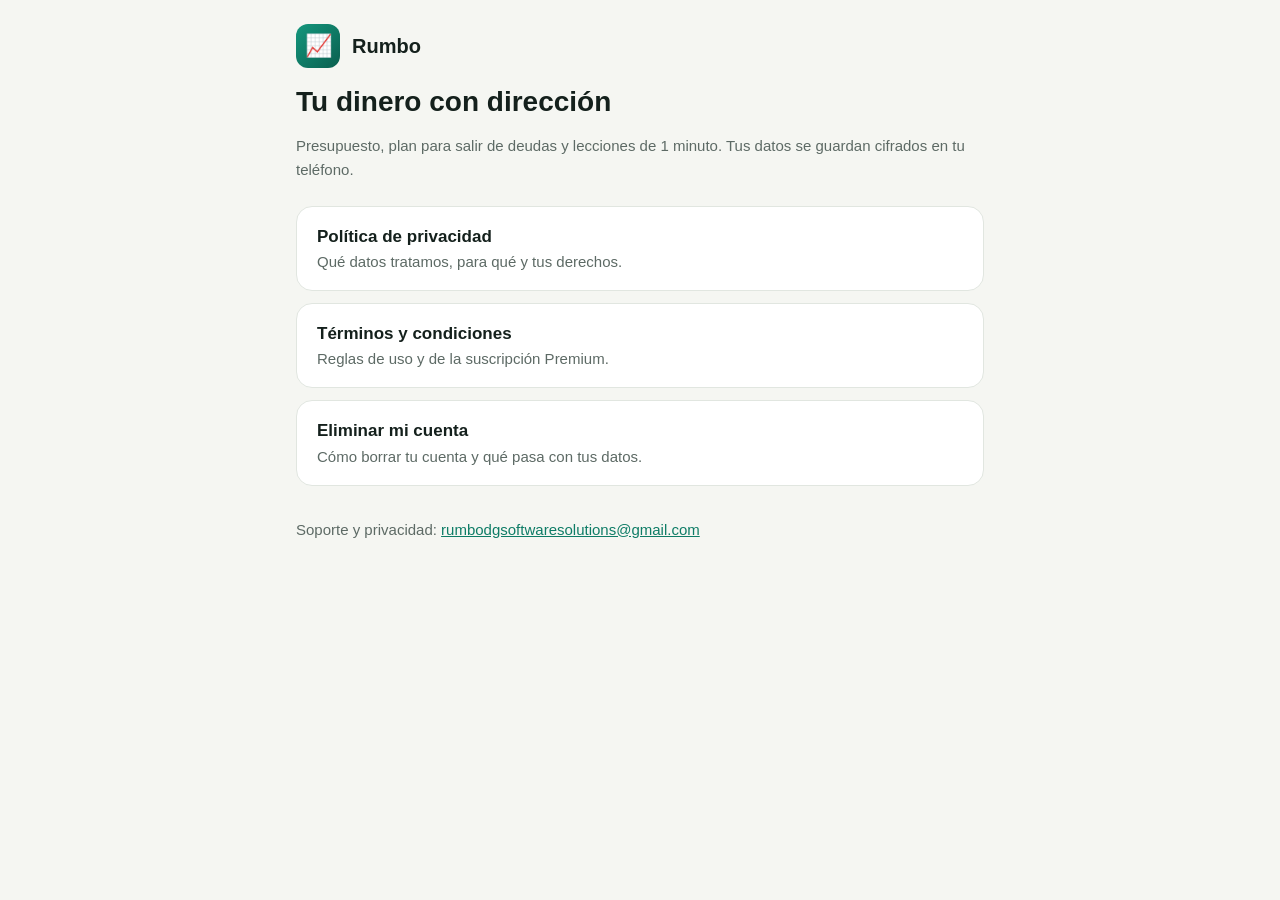
<file: index.html>
<!doctype html>
<html lang="es">
<head>
  <meta charset="utf-8" />
  <meta name="viewport" content="width=device-width, initial-scale=1" />
  <title>Rumbo · Tu dinero con dirección</title>
  <meta name="description" content="Rumbo: presupuesto, plan para salir de deudas y lecciones de 1 minuto." />
  <link rel="stylesheet" href="estilos.css" />
</head>
<body>
<main>
  <header><div class="logo">📈</div><strong>Rumbo</strong></header>
  <h1>Tu dinero con dirección</h1>
  <p class="fecha">Presupuesto, plan para salir de deudas y lecciones de 1 minuto. Tus datos se guardan cifrados en tu teléfono.</p>

  <div class="tarjetas">
    <a href="privacidad.html"><strong>Política de privacidad</strong><span>Qué datos tratamos, para qué y tus derechos.</span></a>
    <a href="terminos.html"><strong>Términos y condiciones</strong><span>Reglas de uso y de la suscripción Premium.</span></a>
    <a href="eliminar-cuenta.html"><strong>Eliminar mi cuenta</strong><span>Cómo borrar tu cuenta y qué pasa con tus datos.</span></a>
  </div>

  <p class="nota" style="margin-top: 32px">
    Soporte y privacidad: <a href="mailto:rumbodgsoftwaresolutions@gmail.com">rumbodgsoftwaresolutions@gmail.com</a>
  </p>
</main>
</body>
</html>
</file>
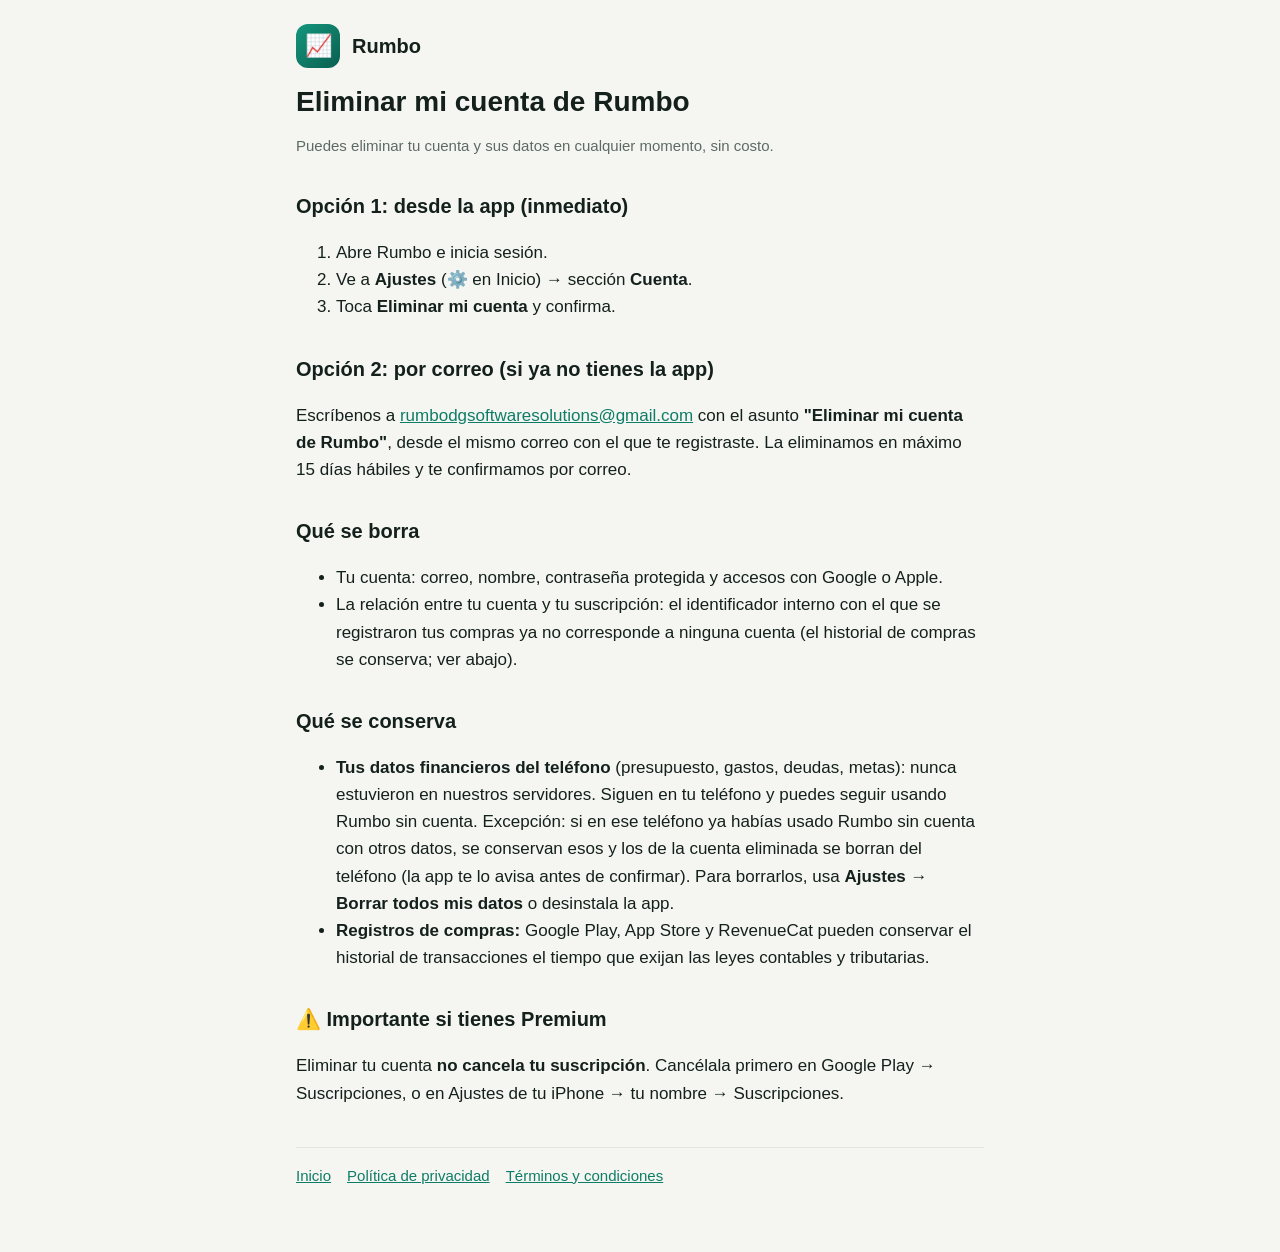
<file: eliminar-cuenta.html>
<!doctype html>
<html lang="es">
<head>
  <meta charset="utf-8" />
  <meta name="viewport" content="width=device-width, initial-scale=1" />
  <title>Eliminar mi cuenta · Rumbo</title>
  <link rel="stylesheet" href="estilos.css" />
</head>
<body>
<main>
  <header><div class="logo">📈</div><strong>Rumbo</strong></header>
  <h1>Eliminar mi cuenta de Rumbo</h1>
  <p class="fecha">Puedes eliminar tu cuenta y sus datos en cualquier momento, sin costo.</p>

  <h2>Opción 1: desde la app (inmediato)</h2>
  <ol>
    <li>Abre Rumbo e inicia sesión.</li>
    <li>Ve a <strong>Ajustes</strong> (⚙️ en Inicio) → sección <strong>Cuenta</strong>.</li>
    <li>Toca <strong>Eliminar mi cuenta</strong> y confirma.</li>
  </ol>

  <h2>Opción 2: por correo (si ya no tienes la app)</h2>
  <p>
    Escríbenos a <a href="mailto:rumbodgsoftwaresolutions@gmail.com?subject=Eliminar%20mi%20cuenta%20de%20Rumbo">rumbodgsoftwaresolutions@gmail.com</a>
    con el asunto <strong>"Eliminar mi cuenta de Rumbo"</strong>, desde el mismo correo con el que te registraste.
    La eliminamos en máximo 15 días hábiles y te confirmamos por correo.
  </p>

  <h2>Qué se borra</h2>
  <ul>
    <li>Tu cuenta: correo, nombre, contraseña protegida y accesos con Google o Apple.</li>
    <li>
      La relación entre tu cuenta y tu suscripción: el identificador interno con el que se registraron tus compras
      ya no corresponde a ninguna cuenta (el historial de compras se conserva; ver abajo).
    </li>
  </ul>

  <h2>Qué se conserva</h2>
  <ul>
    <li>
      <strong>Tus datos financieros del teléfono</strong> (presupuesto, gastos, deudas, metas): nunca estuvieron en
      nuestros servidores. Siguen en tu teléfono y puedes seguir usando Rumbo sin cuenta. Excepción: si en ese
      teléfono ya habías usado Rumbo sin cuenta con otros datos, se conservan esos y los de la cuenta eliminada se
      borran del teléfono (la app te lo avisa antes de confirmar). Para borrarlos, usa
      <strong>Ajustes → Borrar todos mis datos</strong> o desinstala la app.
    </li>
    <li>
      <strong>Registros de compras:</strong> Google Play, App Store y RevenueCat pueden conservar el historial de
      transacciones el tiempo que exijan las leyes contables y tributarias.
    </li>
  </ul>

  <h2>⚠️ Importante si tienes Premium</h2>
  <p>
    Eliminar tu cuenta <strong>no cancela tu suscripción</strong>. Cancélala primero en Google Play → Suscripciones, o
    en Ajustes de tu iPhone → tu nombre → Suscripciones.
  </p>

  <nav>
    <a href="index.html">Inicio</a>
    <a href="privacidad.html">Política de privacidad</a>
    <a href="terminos.html">Términos y condiciones</a>
  </nav>
</main>
</body>
</html>
</file>
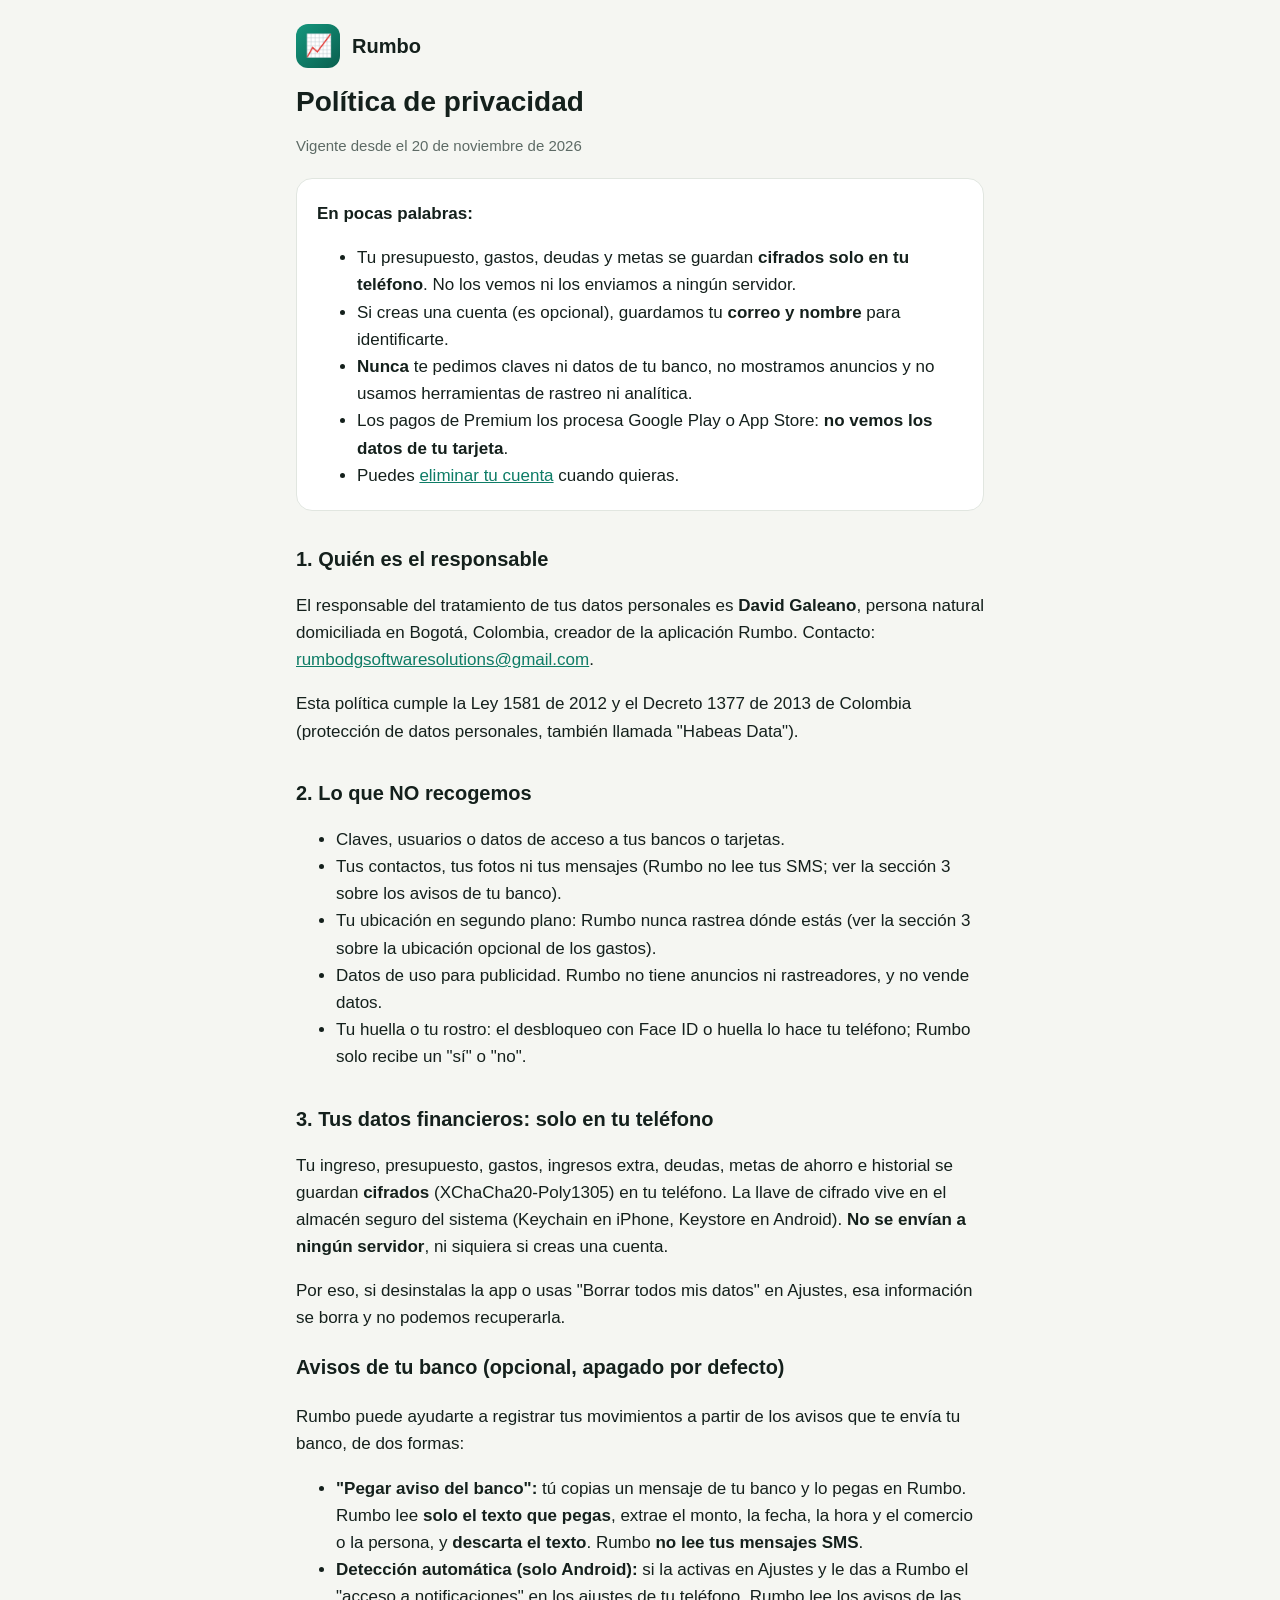
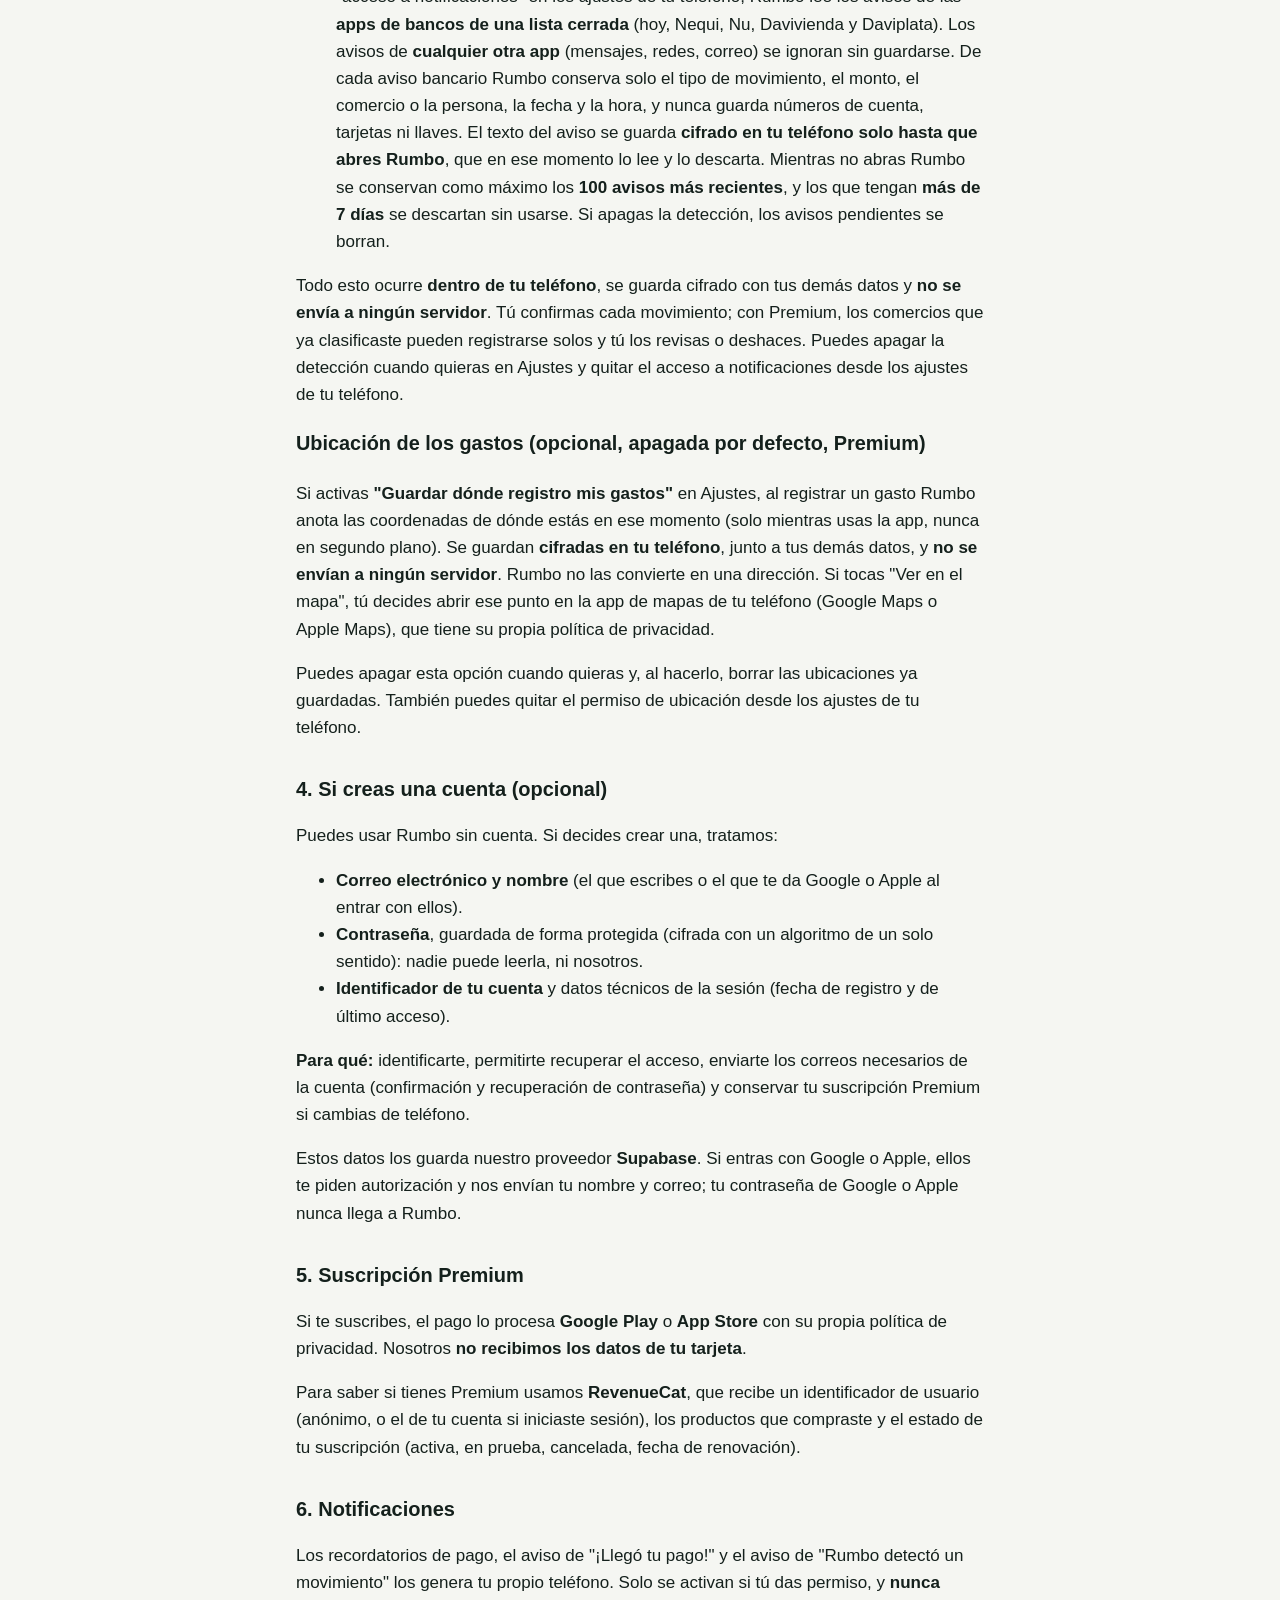
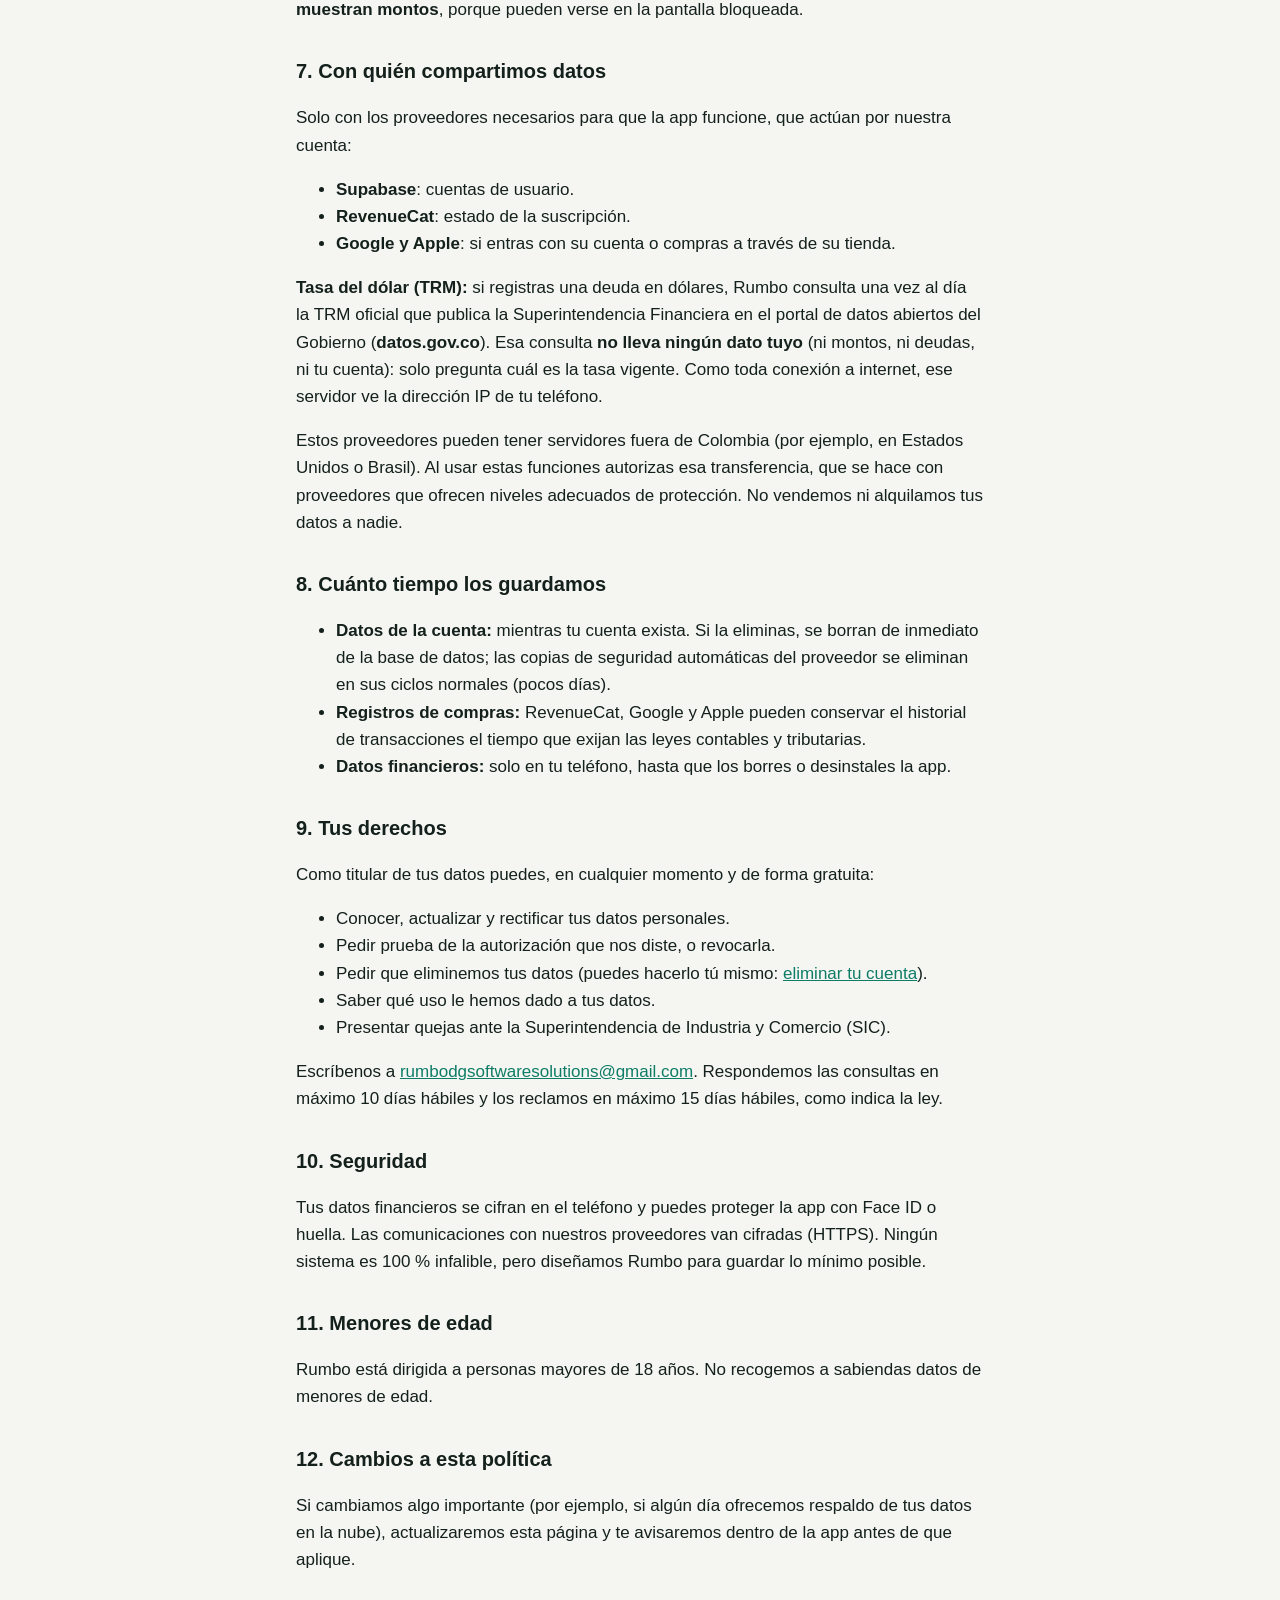
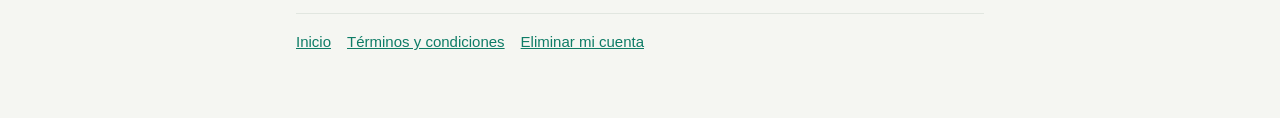
<file: privacidad.html>
<!doctype html>
<html lang="es">
<head>
  <meta charset="utf-8" />
  <meta name="viewport" content="width=device-width, initial-scale=1" />
  <title>Política de privacidad · Rumbo</title>
  <link rel="stylesheet" href="estilos.css" />
</head>
<body>
<main>
  <header><div class="logo">📈</div><strong>Rumbo</strong></header>
  <h1>Política de privacidad</h1>
  <p class="fecha">Vigente desde el 20 de noviembre de 2026</p>

  <div class="resumen">
    <p><strong>En pocas palabras:</strong></p>
    <ul>
      <li>Tu presupuesto, gastos, deudas y metas se guardan <strong>cifrados solo en tu teléfono</strong>. No los vemos ni los enviamos a ningún servidor.</li>
      <li>Si creas una cuenta (es opcional), guardamos tu <strong>correo y nombre</strong> para identificarte.</li>
      <li><strong>Nunca</strong> te pedimos claves ni datos de tu banco, no mostramos anuncios y no usamos herramientas de rastreo ni analítica.</li>
      <li>Los pagos de Premium los procesa Google Play o App Store: <strong>no vemos los datos de tu tarjeta</strong>.</li>
      <li>Puedes <a href="eliminar-cuenta.html">eliminar tu cuenta</a> cuando quieras.</li>
    </ul>
  </div>

  <h2>1. Quién es el responsable</h2>
  <p>
    El responsable del tratamiento de tus datos personales es <strong>David Galeano</strong>, persona natural
    domiciliada en Bogotá, Colombia, creador de la aplicación Rumbo. Contacto:
    <a href="mailto:rumbodgsoftwaresolutions@gmail.com">rumbodgsoftwaresolutions@gmail.com</a>.
  </p>
  <p>
    Esta política cumple la Ley 1581 de 2012 y el Decreto 1377 de 2013 de Colombia (protección de datos personales,
    también llamada "Habeas Data").
  </p>

  <h2>2. Lo que NO recogemos</h2>
  <ul>
    <li>Claves, usuarios o datos de acceso a tus bancos o tarjetas.</li>
    <li>Tus contactos, tus fotos ni tus mensajes (Rumbo no lee tus SMS; ver la sección 3 sobre los avisos de tu banco).</li>
    <li>Tu ubicación en segundo plano: Rumbo nunca rastrea dónde estás (ver la sección 3 sobre la ubicación opcional de los gastos).</li>
    <li>Datos de uso para publicidad. Rumbo no tiene anuncios ni rastreadores, y no vende datos.</li>
    <li>Tu huella o tu rostro: el desbloqueo con Face ID o huella lo hace tu teléfono; Rumbo solo recibe un "sí" o "no".</li>
  </ul>

  <h2>3. Tus datos financieros: solo en tu teléfono</h2>
  <p>
    Tu ingreso, presupuesto, gastos, ingresos extra, deudas, metas de ahorro e historial se guardan <strong>cifrados</strong>
    (XChaCha20-Poly1305) en tu teléfono. La llave de cifrado vive en el almacén seguro del sistema (Keychain en iPhone,
    Keystore en Android). <strong>No se envían a ningún servidor</strong>, ni siquiera si creas una cuenta.
  </p>
  <p>
    Por eso, si desinstalas la app o usas "Borrar todos mis datos" en Ajustes, esa información se borra y no podemos
    recuperarla.
  </p>

  <h3>Avisos de tu banco (opcional, apagado por defecto)</h3>
  <p>
    Rumbo puede ayudarte a registrar tus movimientos a partir de los avisos que te envía tu banco, de dos formas:
  </p>
  <ul>
    <li>
      <strong>"Pegar aviso del banco":</strong> tú copias un mensaje de tu banco y lo pegas en Rumbo. Rumbo lee
      <strong>solo el texto que pegas</strong>, extrae el monto, la fecha, la hora y el comercio o la persona, y
      <strong>descarta el texto</strong>. Rumbo <strong>no lee tus mensajes SMS</strong>.
    </li>
    <li>
      <strong>Detección automática (solo Android):</strong> si la activas en Ajustes y le das a Rumbo el
      "acceso a notificaciones" en los ajustes de tu teléfono, Rumbo lee los avisos de las <strong>apps de bancos de una
      lista cerrada</strong> (hoy, Nequi, Nu, Davivienda y Daviplata). Los avisos de <strong>cualquier otra app</strong> (mensajes, redes, correo) se
      ignoran sin guardarse. De cada aviso bancario Rumbo conserva solo el tipo de movimiento, el monto, el comercio o la
      persona, la fecha y la hora, y nunca guarda números de cuenta, tarjetas ni llaves. El texto del aviso se guarda
      <strong>cifrado en tu teléfono solo hasta que abres Rumbo</strong>, que en ese momento lo lee y lo descarta. Mientras
      no abras Rumbo se conservan como máximo los <strong>100 avisos más recientes</strong>, y los que tengan
      <strong>más de 7 días</strong> se descartan sin usarse. Si apagas la detección, los avisos pendientes se borran.
    </li>
  </ul>
  <p>
    Todo esto ocurre <strong>dentro de tu teléfono</strong>, se guarda cifrado con tus demás datos y <strong>no se envía a
    ningún servidor</strong>. Tú confirmas cada movimiento; con Premium, los comercios que ya clasificaste pueden registrarse
    solos y tú los revisas o deshaces. Puedes apagar la detección cuando quieras en Ajustes y quitar el acceso a
    notificaciones desde los ajustes de tu teléfono.
  </p>

  <h3>Ubicación de los gastos (opcional, apagada por defecto, Premium)</h3>
  <p>
    Si activas <strong>"Guardar dónde registro mis gastos"</strong> en Ajustes, al registrar un gasto Rumbo anota las
    coordenadas de dónde estás en ese momento (solo mientras usas la app, nunca en segundo plano). Se guardan
    <strong>cifradas en tu teléfono</strong>, junto a tus demás datos, y <strong>no se envían a ningún servidor</strong>.
    Rumbo no las convierte en una dirección. Si tocas "Ver en el mapa", tú decides abrir ese punto en la app de mapas
    de tu teléfono (Google Maps o Apple Maps), que tiene su propia política de privacidad.
  </p>
  <p>
    Puedes apagar esta opción cuando quieras y, al hacerlo, borrar las ubicaciones ya guardadas. También puedes quitar el
    permiso de ubicación desde los ajustes de tu teléfono.
  </p>

  <h2>4. Si creas una cuenta (opcional)</h2>
  <p>Puedes usar Rumbo sin cuenta. Si decides crear una, tratamos:</p>
  <ul>
    <li><strong>Correo electrónico y nombre</strong> (el que escribes o el que te da Google o Apple al entrar con ellos).</li>
    <li><strong>Contraseña</strong>, guardada de forma protegida (cifrada con un algoritmo de un solo sentido): nadie puede leerla, ni nosotros.</li>
    <li><strong>Identificador de tu cuenta</strong> y datos técnicos de la sesión (fecha de registro y de último acceso).</li>
  </ul>
  <p>
    <strong>Para qué:</strong> identificarte, permitirte recuperar el acceso, enviarte los correos necesarios de la cuenta
    (confirmación y recuperación de contraseña) y conservar tu suscripción Premium si cambias de teléfono.
  </p>
  <p>
    Estos datos los guarda nuestro proveedor <strong>Supabase</strong>. Si entras con Google o Apple, ellos te piden
    autorización y nos envían tu nombre y correo; tu contraseña de Google o Apple nunca llega a Rumbo.
  </p>

  <h2>5. Suscripción Premium</h2>
  <p>
    Si te suscribes, el pago lo procesa <strong>Google Play</strong> o <strong>App Store</strong> con su propia política
    de privacidad. Nosotros <strong>no recibimos los datos de tu tarjeta</strong>.
  </p>
  <p>
    Para saber si tienes Premium usamos <strong>RevenueCat</strong>, que recibe un identificador de usuario (anónimo, o
    el de tu cuenta si iniciaste sesión), los productos que compraste y el estado de tu suscripción (activa, en prueba,
    cancelada, fecha de renovación).
  </p>

  <h2>6. Notificaciones</h2>
  <p>
    Los recordatorios de pago, el aviso de "¡Llegó tu pago!" y el aviso de "Rumbo detectó un movimiento" los genera tu
    propio teléfono. Solo se activan si tú das permiso, y <strong>nunca muestran montos</strong>, porque pueden verse en
    la pantalla bloqueada.
  </p>

  <h2>7. Con quién compartimos datos</h2>
  <p>Solo con los proveedores necesarios para que la app funcione, que actúan por nuestra cuenta:</p>
  <ul>
    <li><strong>Supabase</strong>: cuentas de usuario.</li>
    <li><strong>RevenueCat</strong>: estado de la suscripción.</li>
    <li><strong>Google y Apple</strong>: si entras con su cuenta o compras a través de su tienda.</li>
  </ul>
  <p>
    <strong>Tasa del dólar (TRM):</strong> si registras una deuda en dólares, Rumbo consulta una vez al día la TRM
    oficial que publica la Superintendencia Financiera en el portal de datos abiertos del Gobierno
    (<strong>datos.gov.co</strong>). Esa consulta <strong>no lleva ningún dato tuyo</strong> (ni montos, ni deudas, ni
    tu cuenta): solo pregunta cuál es la tasa vigente. Como toda conexión a internet, ese servidor ve la dirección IP
    de tu teléfono.
  </p>
  <p>
    Estos proveedores pueden tener servidores fuera de Colombia (por ejemplo, en Estados Unidos o Brasil). Al usar estas
    funciones autorizas esa transferencia, que se hace con proveedores que ofrecen niveles adecuados de protección.
    No vendemos ni alquilamos tus datos a nadie.
  </p>

  <h2>8. Cuánto tiempo los guardamos</h2>
  <ul>
    <li><strong>Datos de la cuenta:</strong> mientras tu cuenta exista. Si la eliminas, se borran de inmediato de la base de datos; las copias de seguridad automáticas del proveedor se eliminan en sus ciclos normales (pocos días).</li>
    <li><strong>Registros de compras:</strong> RevenueCat, Google y Apple pueden conservar el historial de transacciones el tiempo que exijan las leyes contables y tributarias.</li>
    <li><strong>Datos financieros:</strong> solo en tu teléfono, hasta que los borres o desinstales la app.</li>
  </ul>

  <h2>9. Tus derechos</h2>
  <p>Como titular de tus datos puedes, en cualquier momento y de forma gratuita:</p>
  <ul>
    <li>Conocer, actualizar y rectificar tus datos personales.</li>
    <li>Pedir prueba de la autorización que nos diste, o revocarla.</li>
    <li>Pedir que eliminemos tus datos (puedes hacerlo tú mismo: <a href="eliminar-cuenta.html">eliminar tu cuenta</a>).</li>
    <li>Saber qué uso le hemos dado a tus datos.</li>
    <li>Presentar quejas ante la Superintendencia de Industria y Comercio (SIC).</li>
  </ul>
  <p>
    Escríbenos a <a href="mailto:rumbodgsoftwaresolutions@gmail.com">rumbodgsoftwaresolutions@gmail.com</a>. Respondemos las consultas en máximo
    10 días hábiles y los reclamos en máximo 15 días hábiles, como indica la ley.
  </p>

  <h2>10. Seguridad</h2>
  <p>
    Tus datos financieros se cifran en el teléfono y puedes proteger la app con Face ID o huella. Las comunicaciones con
    nuestros proveedores van cifradas (HTTPS). Ningún sistema es 100 % infalible, pero diseñamos Rumbo para guardar lo
    mínimo posible.
  </p>

  <h2>11. Menores de edad</h2>
  <p>Rumbo está dirigida a personas mayores de 18 años. No recogemos a sabiendas datos de menores de edad.</p>

  <h2>12. Cambios a esta política</h2>
  <p>
    Si cambiamos algo importante (por ejemplo, si algún día ofrecemos respaldo de tus datos en la nube), actualizaremos
    esta página y te avisaremos dentro de la app antes de que aplique.
  </p>

  <nav>
    <a href="index.html">Inicio</a>
    <a href="terminos.html">Términos y condiciones</a>
    <a href="eliminar-cuenta.html">Eliminar mi cuenta</a>
  </nav>
</main>
</body>
</html>
</file>
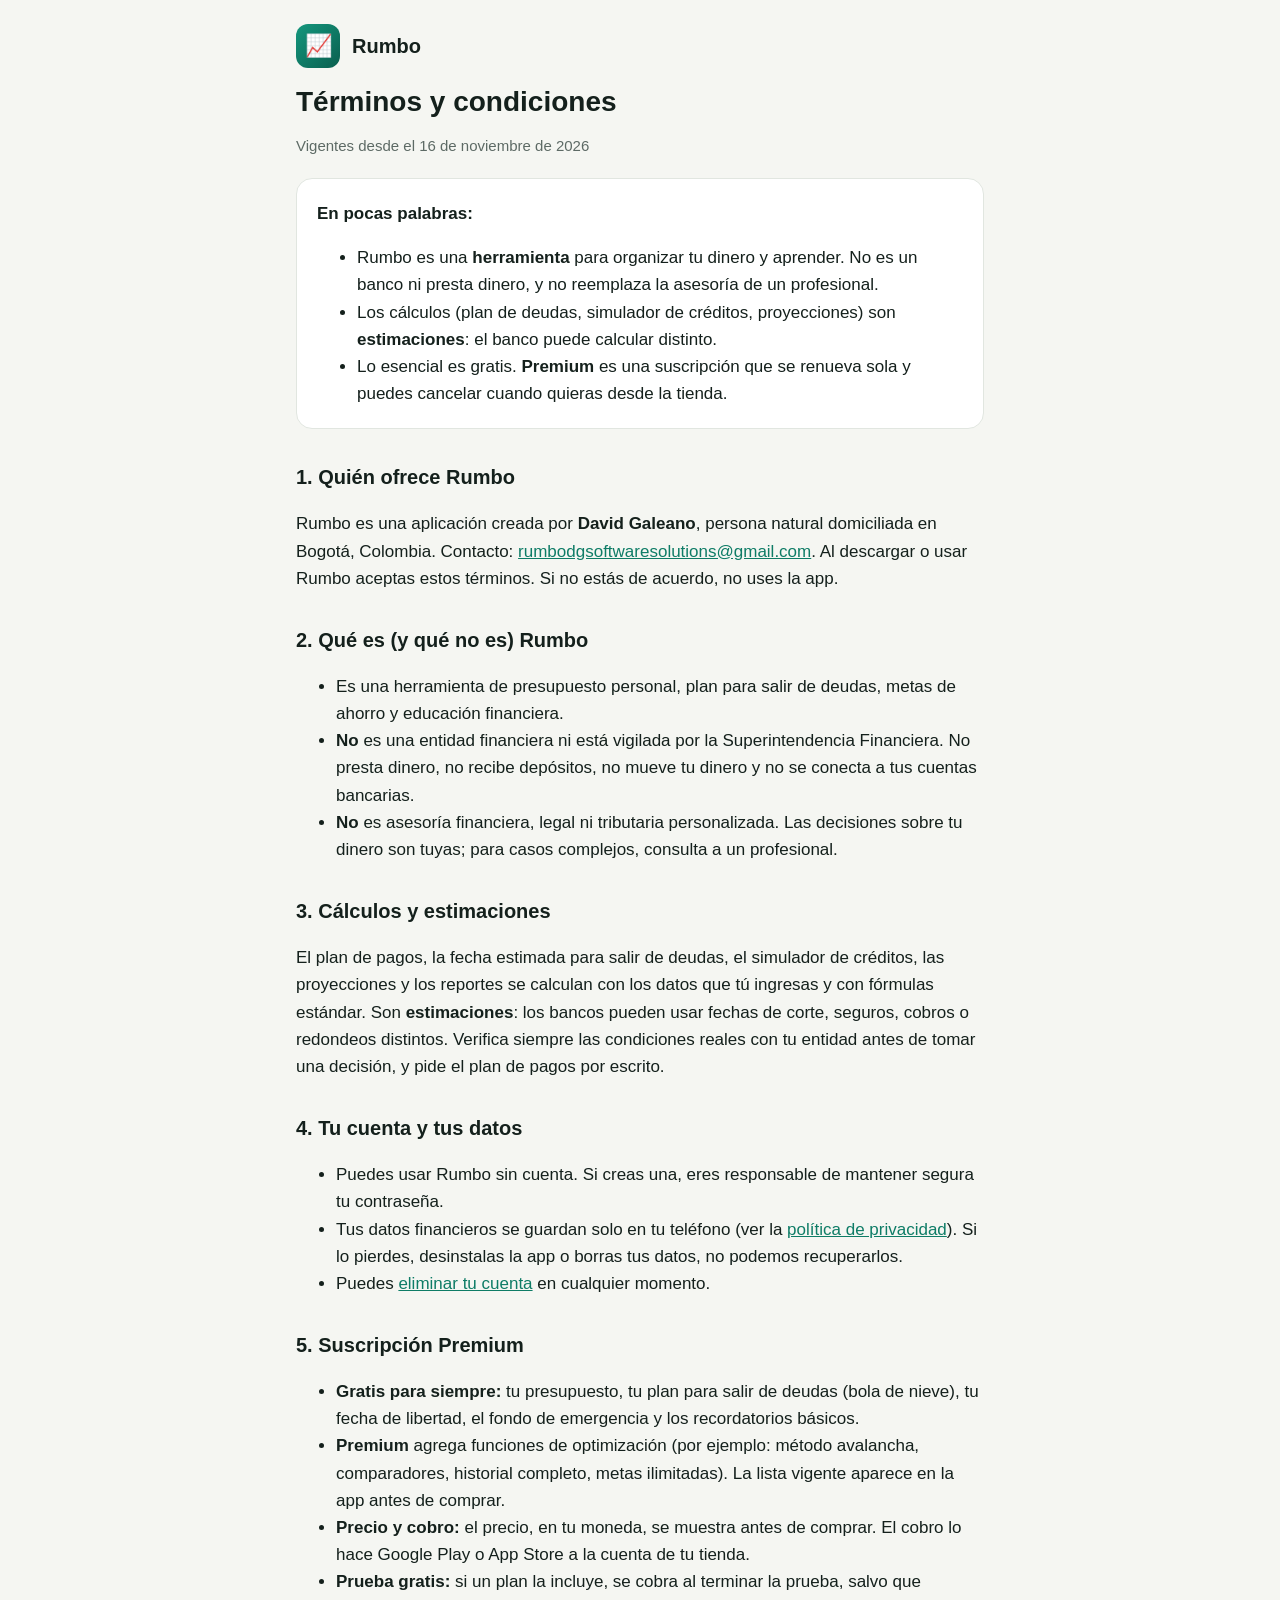
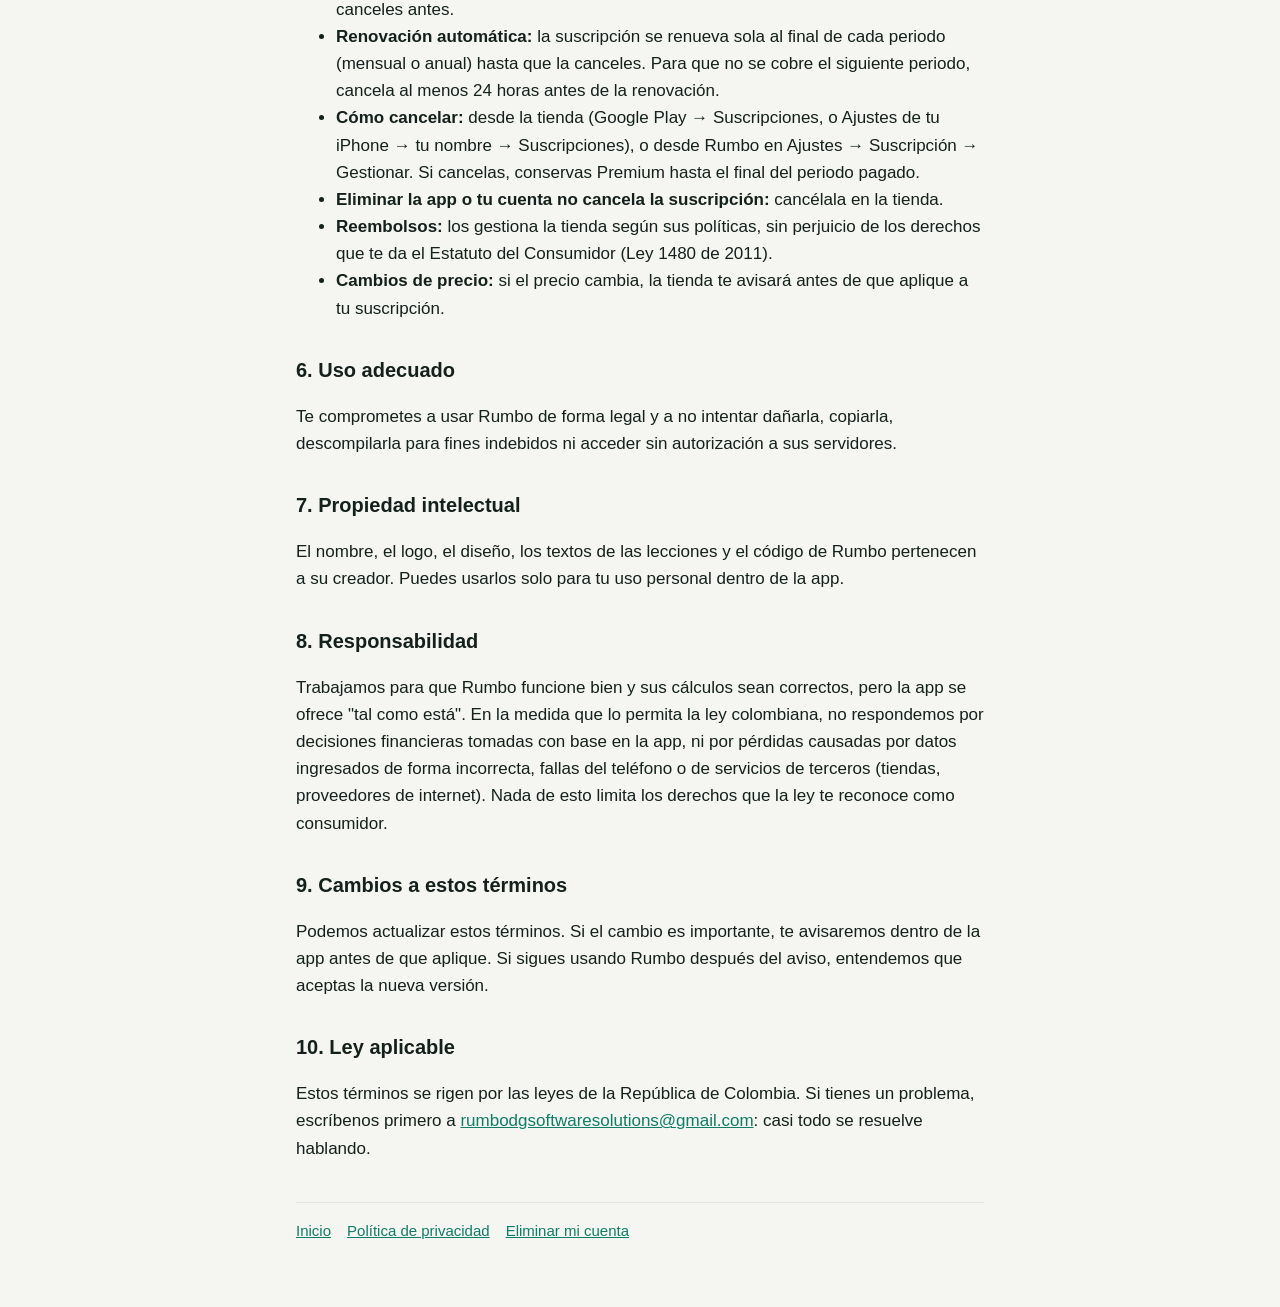
<file: terminos.html>
<!doctype html>
<html lang="es">
<head>
  <meta charset="utf-8" />
  <meta name="viewport" content="width=device-width, initial-scale=1" />
  <title>Términos y condiciones · Rumbo</title>
  <link rel="stylesheet" href="estilos.css" />
</head>
<body>
<main>
  <header><div class="logo">📈</div><strong>Rumbo</strong></header>
  <h1>Términos y condiciones</h1>
  <p class="fecha">Vigentes desde el 16 de noviembre de 2026</p>

  <div class="resumen">
    <p><strong>En pocas palabras:</strong></p>
    <ul>
      <li>Rumbo es una <strong>herramienta</strong> para organizar tu dinero y aprender. No es un banco ni presta dinero, y no reemplaza la asesoría de un profesional.</li>
      <li>Los cálculos (plan de deudas, simulador de créditos, proyecciones) son <strong>estimaciones</strong>: el banco puede calcular distinto.</li>
      <li>Lo esencial es gratis. <strong>Premium</strong> es una suscripción que se renueva sola y puedes cancelar cuando quieras desde la tienda.</li>
    </ul>
  </div>

  <h2>1. Quién ofrece Rumbo</h2>
  <p>
    Rumbo es una aplicación creada por <strong>David Galeano</strong>, persona natural domiciliada en
    Bogotá, Colombia. Contacto: <a href="mailto:rumbodgsoftwaresolutions@gmail.com">rumbodgsoftwaresolutions@gmail.com</a>.
    Al descargar o usar Rumbo aceptas estos términos. Si no estás de acuerdo, no uses la app.
  </p>

  <h2>2. Qué es (y qué no es) Rumbo</h2>
  <ul>
    <li>Es una herramienta de presupuesto personal, plan para salir de deudas, metas de ahorro y educación financiera.</li>
    <li><strong>No</strong> es una entidad financiera ni está vigilada por la Superintendencia Financiera. No presta dinero, no recibe depósitos, no mueve tu dinero y no se conecta a tus cuentas bancarias.</li>
    <li><strong>No</strong> es asesoría financiera, legal ni tributaria personalizada. Las decisiones sobre tu dinero son tuyas; para casos complejos, consulta a un profesional.</li>
  </ul>

  <h2>3. Cálculos y estimaciones</h2>
  <p>
    El plan de pagos, la fecha estimada para salir de deudas, el simulador de créditos, las proyecciones y los
    reportes se calculan con los datos que tú ingresas y con fórmulas estándar. Son <strong>estimaciones</strong>: los
    bancos pueden usar fechas de corte, seguros, cobros o redondeos distintos. Verifica siempre las condiciones reales
    con tu entidad antes de tomar una decisión, y pide el plan de pagos por escrito.
  </p>

  <h2>4. Tu cuenta y tus datos</h2>
  <ul>
    <li>Puedes usar Rumbo sin cuenta. Si creas una, eres responsable de mantener segura tu contraseña.</li>
    <li>Tus datos financieros se guardan solo en tu teléfono (ver la <a href="privacidad.html">política de privacidad</a>). Si lo pierdes, desinstalas la app o borras tus datos, no podemos recuperarlos.</li>
    <li>Puedes <a href="eliminar-cuenta.html">eliminar tu cuenta</a> en cualquier momento.</li>
  </ul>

  <h2>5. Suscripción Premium</h2>
  <ul>
    <li><strong>Gratis para siempre:</strong> tu presupuesto, tu plan para salir de deudas (bola de nieve), tu fecha de libertad, el fondo de emergencia y los recordatorios básicos.</li>
    <li><strong>Premium</strong> agrega funciones de optimización (por ejemplo: método avalancha, comparadores, historial completo, metas ilimitadas). La lista vigente aparece en la app antes de comprar.</li>
    <li><strong>Precio y cobro:</strong> el precio, en tu moneda, se muestra antes de comprar. El cobro lo hace Google Play o App Store a la cuenta de tu tienda.</li>
    <li><strong>Prueba gratis:</strong> si un plan la incluye, se cobra al terminar la prueba, salvo que canceles antes.</li>
    <li><strong>Renovación automática:</strong> la suscripción se renueva sola al final de cada periodo (mensual o anual) hasta que la canceles. Para que no se cobre el siguiente periodo, cancela al menos 24 horas antes de la renovación.</li>
    <li><strong>Cómo cancelar:</strong> desde la tienda (Google Play → Suscripciones, o Ajustes de tu iPhone → tu nombre → Suscripciones), o desde Rumbo en Ajustes → Suscripción → Gestionar. Si cancelas, conservas Premium hasta el final del periodo pagado.</li>
    <li><strong>Eliminar la app o tu cuenta no cancela la suscripción:</strong> cancélala en la tienda.</li>
    <li><strong>Reembolsos:</strong> los gestiona la tienda según sus políticas, sin perjuicio de los derechos que te da el Estatuto del Consumidor (Ley 1480 de 2011).</li>
    <li><strong>Cambios de precio:</strong> si el precio cambia, la tienda te avisará antes de que aplique a tu suscripción.</li>
  </ul>

  <h2>6. Uso adecuado</h2>
  <p>
    Te comprometes a usar Rumbo de forma legal y a no intentar dañarla, copiarla, descompilarla para fines indebidos ni
    acceder sin autorización a sus servidores.
  </p>

  <h2>7. Propiedad intelectual</h2>
  <p>
    El nombre, el logo, el diseño, los textos de las lecciones y el código de Rumbo pertenecen a su creador. Puedes
    usarlos solo para tu uso personal dentro de la app.
  </p>

  <h2>8. Responsabilidad</h2>
  <p>
    Trabajamos para que Rumbo funcione bien y sus cálculos sean correctos, pero la app se ofrece "tal como está". En la
    medida que lo permita la ley colombiana, no respondemos por decisiones financieras tomadas con base en la app, ni por
    pérdidas causadas por datos ingresados de forma incorrecta, fallas del teléfono o de servicios de terceros (tiendas,
    proveedores de internet). Nada de esto limita los derechos que la ley te reconoce como consumidor.
  </p>

  <h2>9. Cambios a estos términos</h2>
  <p>
    Podemos actualizar estos términos. Si el cambio es importante, te avisaremos dentro de la app antes de que aplique.
    Si sigues usando Rumbo después del aviso, entendemos que aceptas la nueva versión.
  </p>

  <h2>10. Ley aplicable</h2>
  <p>
    Estos términos se rigen por las leyes de la República de Colombia. Si tienes un problema, escríbenos primero a
    <a href="mailto:rumbodgsoftwaresolutions@gmail.com">rumbodgsoftwaresolutions@gmail.com</a>: casi todo se resuelve hablando.
  </p>

  <nav>
    <a href="index.html">Inicio</a>
    <a href="privacidad.html">Política de privacidad</a>
    <a href="eliminar-cuenta.html">Eliminar mi cuenta</a>
  </nav>
</main>
</body>
</html>
</file>
<file: estilos.css>
/* Estilos compartidos de las páginas legales de Rumbo: legibles en el celular y en modo oscuro. */
:root {
  --fondo: #f5f6f2;
  --tarjeta: #ffffff;
  --texto: #14201c;
  --suave: #5d6a65;
  --marca: #0e7c66;
  --borde: #e1e6e0;
}
@media (prefers-color-scheme: dark) {
  :root {
    --fondo: #0b1110;
    --tarjeta: #151d1b;
    --texto: #e8efec;
    --suave: #98a6a1;
    --marca: #3cc4a2;
    --borde: #24302d;
  }
}
* { box-sizing: border-box; }
body {
  margin: 0;
  background: var(--fondo);
  color: var(--texto);
  font: 17px/1.6 -apple-system, BlinkMacSystemFont, 'Segoe UI', Roboto, Helvetica, Arial, sans-serif;
}
main { max-width: 720px; margin: 0 auto; padding: 24px 16px 64px; }
header { display: flex; align-items: center; gap: 12px; margin-bottom: 8px; }
header .logo { width: 44px; height: 44px; border-radius: 12px; background: linear-gradient(135deg, #14977d, #0a5f4f); display: grid; place-items: center; color: #fff; font-size: 22px; }
header strong { font-size: 20px; }
h1 { font-size: 28px; line-height: 1.25; margin: 16px 0 4px; }
h2 { font-size: 20px; margin: 32px 0 8px; }
p, li { color: var(--texto); }
.fecha, .nota { color: var(--suave); font-size: 15px; }
.resumen { background: var(--tarjeta); border: 1px solid var(--borde); border-radius: 16px; padding: 4px 20px; margin: 20px 0; }
a { color: var(--marca); }
nav { display: flex; flex-wrap: wrap; gap: 8px 16px; margin-top: 40px; padding-top: 16px; border-top: 1px solid var(--borde); font-size: 15px; }
.tarjetas { display: grid; gap: 12px; margin-top: 24px; }
.tarjetas a { display: block; background: var(--tarjeta); border: 1px solid var(--borde); border-radius: 16px; padding: 16px 20px; text-decoration: none; color: var(--texto); }
.tarjetas a span { display: block; color: var(--suave); font-size: 15px; }
</file>
